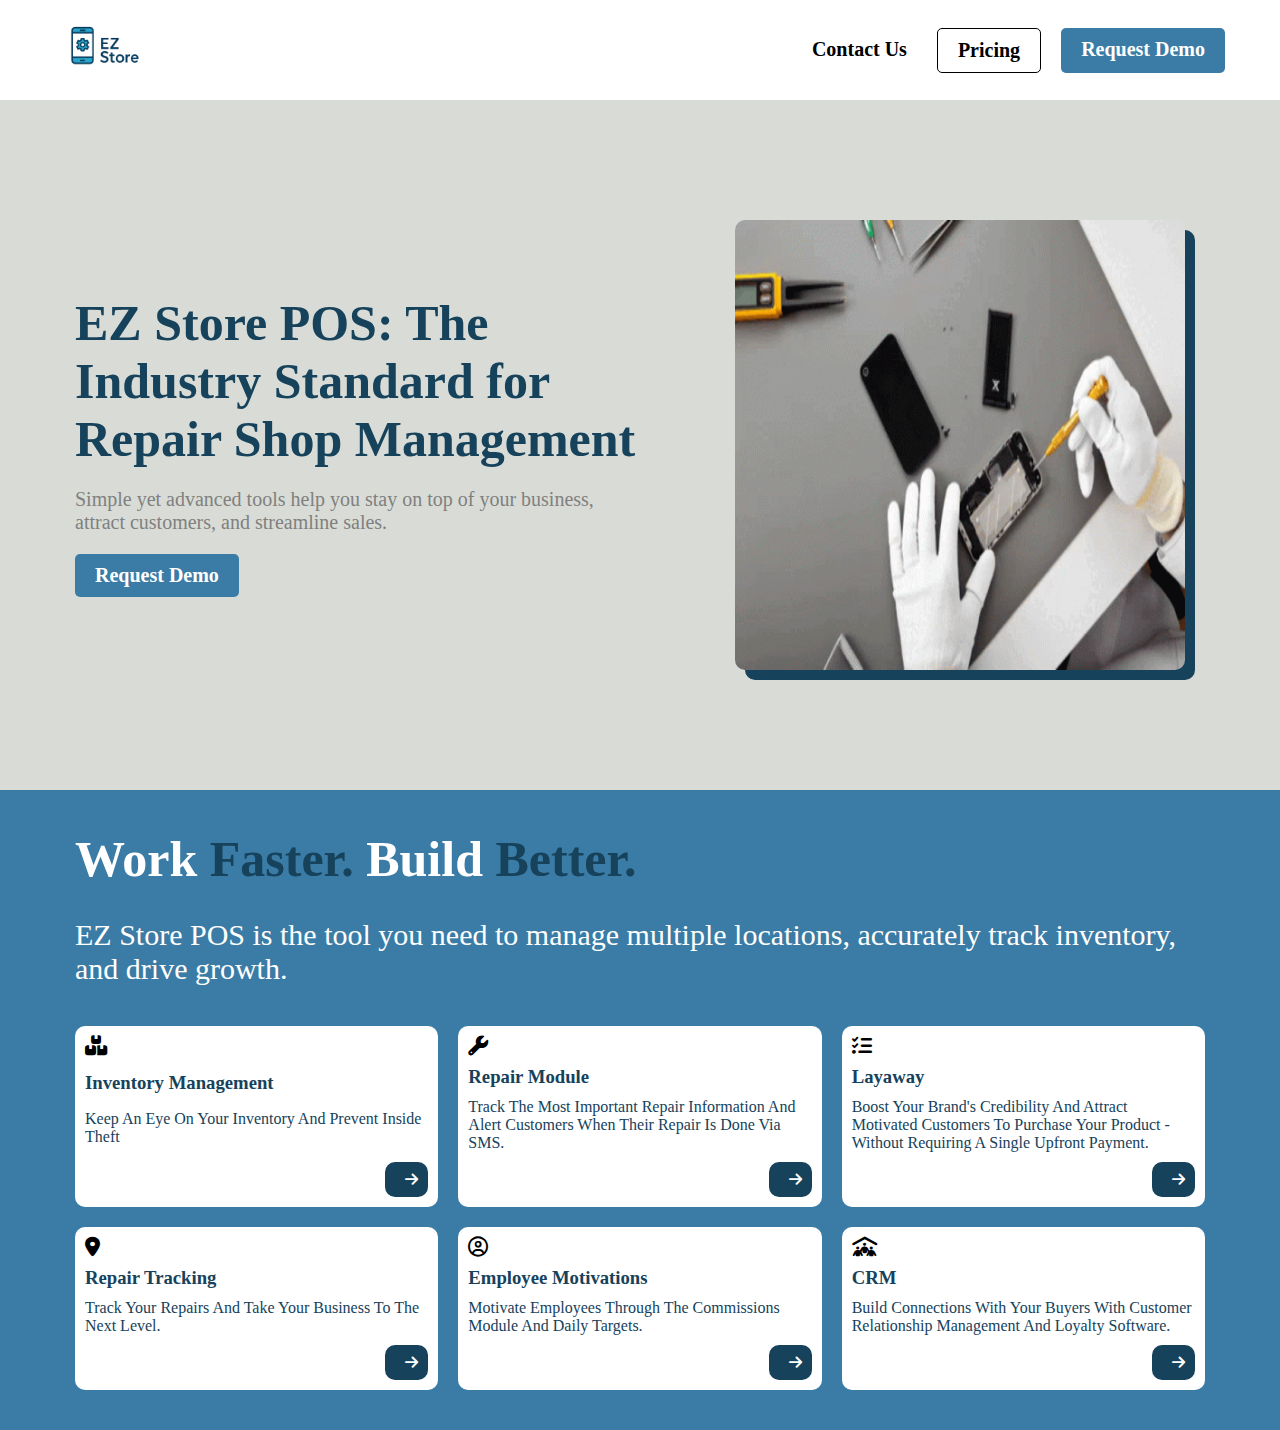
<file: index.html>
<!DOCTYPE html>
<html lang="en">
    <head>
        <meta charset="UTF-8">
        <meta name="viewport" content="width=device-width, initial-scale=1.0">
        <title>EZ Store</title>
        <link rel="stylesheet" href="https://cdnjs.cloudflare.com/ajax/libs/font-awesome/6.4.2/css/all.min.css">
        <link rel="stylesheet" href="styles/style.css">
        <style>
            nav .container .links{
                flex: 1;
            }
        </style>
    </head>
    <body>
        <!-- start nav -->
        <nav style="width: 100%;">
            <div class="container">
                <div class="logo">
                    <a href="index.html"><img src="images/EZ_Store_Logo_Transparent.png" alt=""></a>
                </div>
                <div class="links">
                    <ul>
                        <a href="pages/contactUs.html"><li>contact us</li></a>
                        <a href="pages/pricing.html"><li>pricing</li></a>
                        <a href="pages/requestDemo.html"><li>request demo</li></a>
                    </ul>
                </div>
            </div>
        </nav>
        <!-- end nav -->
        
        <!-- start landing -->
        <section class="landing-section">
            <div class="container">
                <div class="info">
                    <h1>EZ Store POS: The Industry Standard for Repair Shop Management</h1>
                    <p>Simple yet advanced tools help you stay on top of your business, attract customers, and streamline sales.</p>
                    <ul>
                        <a href="pages/requestDemo.html"><li>request demo</li></a>
                    </ul>
                </div>
                <div class="landing-img">
                    <img src="images/iphone-repair.gif" alt="">
                </div>
            </div>
        </section>
        <!-- end landing -->
        
        <!-- start features -->
        <div class="features">
            <div class="container">
                <div class="headings">
                    <h1>Work <span>faster.</span> Build <span>Better.</span></h1>
                    <p>EZ Store POS is the tool you need to manage multiple locations, accurately track inventory, and drive growth.</p>
                </div>
                <div class="features-wrapper">
                    <div class="feature-box">
                        <i class="fa-solid fa-boxes-stacked"></i>
                        <h3>inventory management</h3>
                        <p>keep an eye on your inventory and prevent inside theft</p>
                        <div class="link-icon">
                            <i class="fa-solid fa-arrow-right"></i>
                        </div>
                    </div>
                    <div class="feature-box">
                        <i class="fa-solid fa-wrench"></i>
                        <h3>repair module</h3>
                        <p>Track the most important repair information and alert customers when their repair is done via SMS.</p>
                        <div class="link-icon">
                            <i class="fa-solid fa-arrow-right"></i>
                        </div>
                    </div>
                    <div class="feature-box">
                        <i class="fa-solid fa-list-check"></i>
                        <h3>Layaway</h3>
                        <p>Boost your brand's credibility and attract motivated customers to purchase your product - without requiring a single upfront payment.</p>
                        <div class="link-icon">
                            <i class="fa-solid fa-arrow-right"></i>
                        </div>
                    </div>
                    <div class="feature-box">
                        <i class="fa-solid fa-location-dot"></i>
                        <h3>Repair Tracking</h3>
                        <p>Track your repairs and take your business to the next level.</p>
                        <div class="link-icon">
                            <i class="fa-solid fa-arrow-right"></i>
                        </div>
                    </div>
                    <div class="feature-box">
                        <i class="fa-regular fa-circle-user"></i>
                        <h3>Employee Motivations</h3>
                        <p>Motivate employees through the commissions module and daily targets.</p>
                        <div class="link-icon">
                            <i class="fa-solid fa-arrow-right"></i>
                        </div>
                    </div>
                    <div class="feature-box">
                        <i class="fa-solid fa-people-roof"></i>
                        <h3>CRM</h3>
                        <p>Build connections with your buyers with customer relationship management and loyalty software.</p>
                        <div class="link-icon">
                            <i class="fa-solid fa-arrow-right"></i>
                        </div>
                    </div>
                </div>
            </div>
        </div>
        <!-- end features -->
    </body>
</html>
</file>
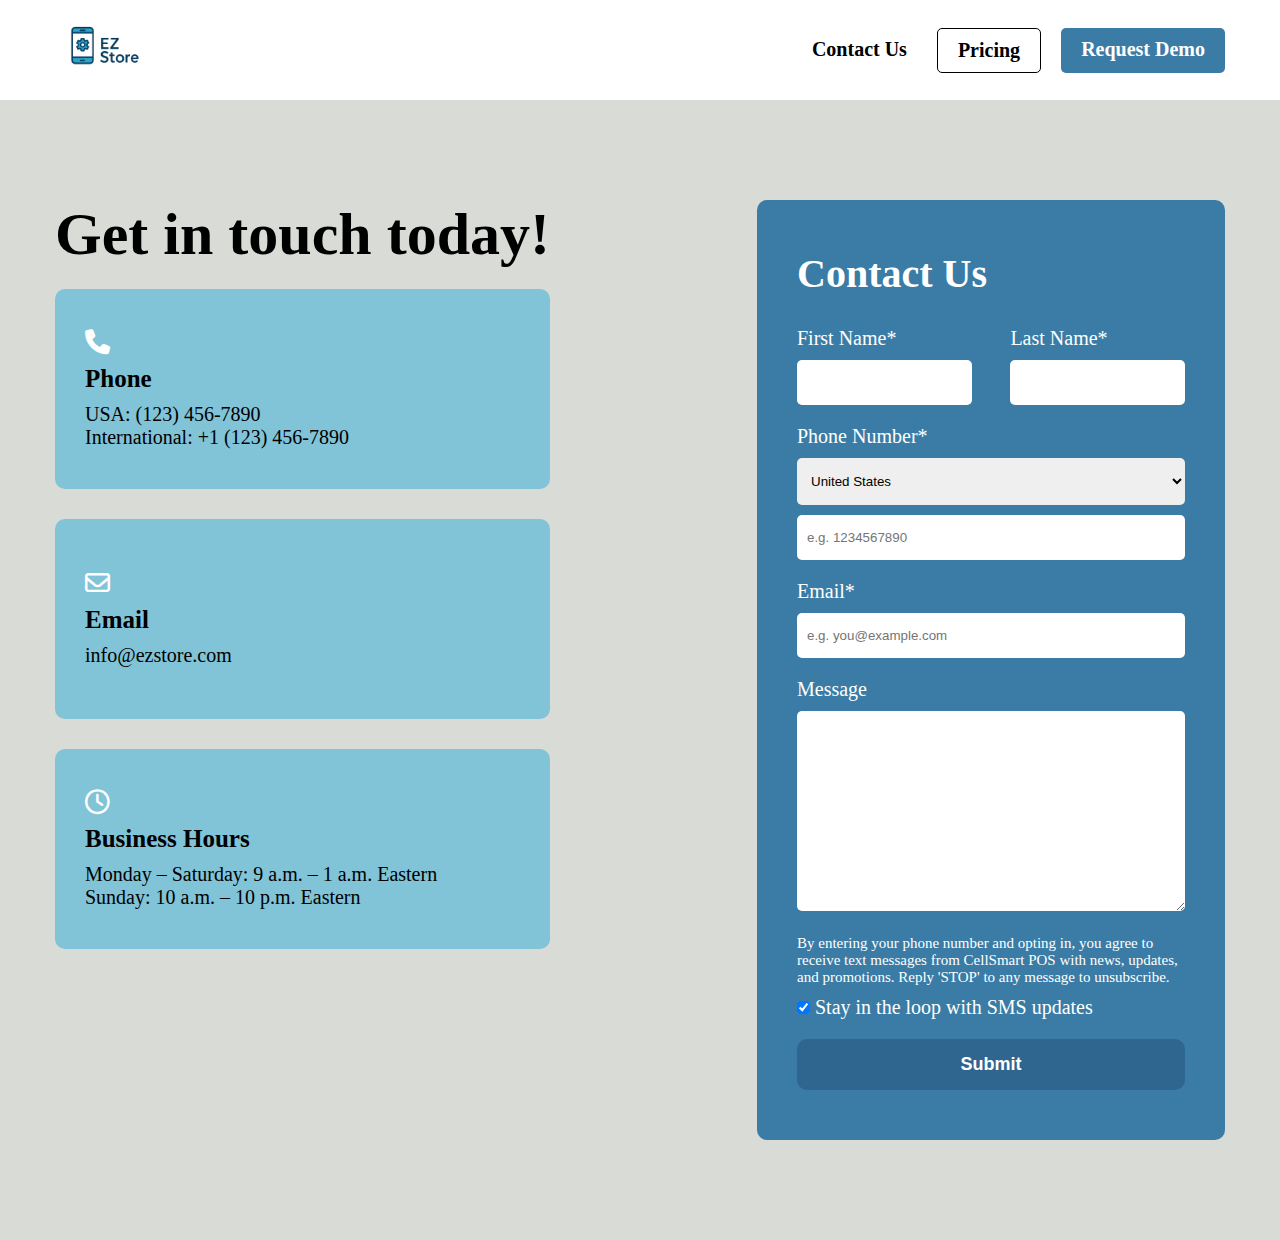
<file: pages/contactUs.html>
<!DOCTYPE html>
<html lang="en">
  <head>
    <meta charset="UTF-8" />
    <meta name="viewport" content="width=device-width, initial-scale=1.0" />
    <title>EZ Store</title>
    <link
      rel="stylesheet"
      href="https://cdnjs.cloudflare.com/ajax/libs/font-awesome/6.4.2/css/all.min.css"
    />
    <link rel="stylesheet" href="../styles/style.css" />
    <link rel="stylesheet" href="../styles/contactUs.css" />
    <style>
      nav .container .links {
        flex: 1;
      }
    </style>
  </head>
  <body>
    <!-- start nav -->
    <nav style="width: 100%">
      <div class="container">
        <div class="logo">
          <a href="../index.html"
            ><img src="../images/EZ_Store_Logo_Transparent.png" alt=""
          /></a>
        </div>
        <div class="links">
          <ul>
            <a href="contactUs.html"><li>contact us</li></a>
            <a href="pricing.html"><li>pricing</li></a>
            <a href="requestDemo.html"><li>request demo</li></a>
          </ul>
        </div>
      </div>
    </nav>
    <!-- end nav -->
    <!-- start contact us -->
    <div class="container">
      <div class="contact-us">
        <div class="communications">
          <h1>Get in touch today!</h1>
          <div class="box">
            <i class="fa-solid fa-phone"></i>
            <h3>phone</h3>
            <div class="info">
              <p>USA: (123) 456-7890</p>
              <p>International: +1 (123) 456-7890</p>
            </div>
          </div>
          <div class="box">
            <i class="fa-regular fa-envelope"></i>
            <h3>email</h3>
            <div class="info">
              <p>info@ezstore.com</p>
            </div>
          </div>
          <div class="box">
            <i class="fa-regular fa-clock"></i>
            <h3>business hours</h3>
            <div class="info">
              <p>Monday – Saturday: 9 a.m. – 1 a.m. Eastern</p>
              <p>Sunday: 10 a.m. – 10 p.m. Eastern</p>
            </div>
          </div>
        </div>
        <div class="contact-us-form">
          <form>
            <h1>contact us</h1>
            <div class="full-name">
              <label>
                first name*
                <input type="text" required />
              </label>
              <label>
                last name*
                <input type="text" required />
              </label>
            </div>
            <div class="phone">
              <label>phone number*</label>
              <select id="country" name="country">
                <option value="" disabled>Select a country</option>
                <option value="us" selected>United States</option>
                <option value="ca">Canada</option>
                <option value="uk">United Kingdom</option>
                <option value="au">Australia</option>
                <option value="de">Germany</option>
                <option value="fr">France</option>
                <option value="it">Italy</option>
                <option value="jp">Japan</option>
                <option value="cn">China</option>
                <option value="in">India</option>
                <option value="br">Brazil</option>
                <option value="za">South Africa</option>
                <option value="ng">Nigeria</option>
              </select>
              <input
                type="tel"
                placeholder="e.g. 1234567890"
                pattern="[0-9]{10}"
              />
            </div>
            <div class="email">
              <label>
                email*
                <input
                  type="email"
                  placeholder="e.g. you@example.com"
                  required
                />
              </label>
            </div>
            <div class="message">
              <label> message </label>
              <textarea></textarea>
            </div>
            <div class="term-and-conditions">
              <p>
                By entering your phone number and opting in, you agree to
                receive text messages from CellSmart POS with news, updates, and
                promotions. Reply 'STOP' to any message to unsubscribe.
              </p>
              <label>
                <input type="checkbox" checked />
                Stay in the loop with SMS updates
              </label>
            </div>
            <input class="submit" type="button" value="Submit" />
          </form>
        </div>
      </div>
    </div>
    <!-- end contact us -->
  </body>
</html>
</file>
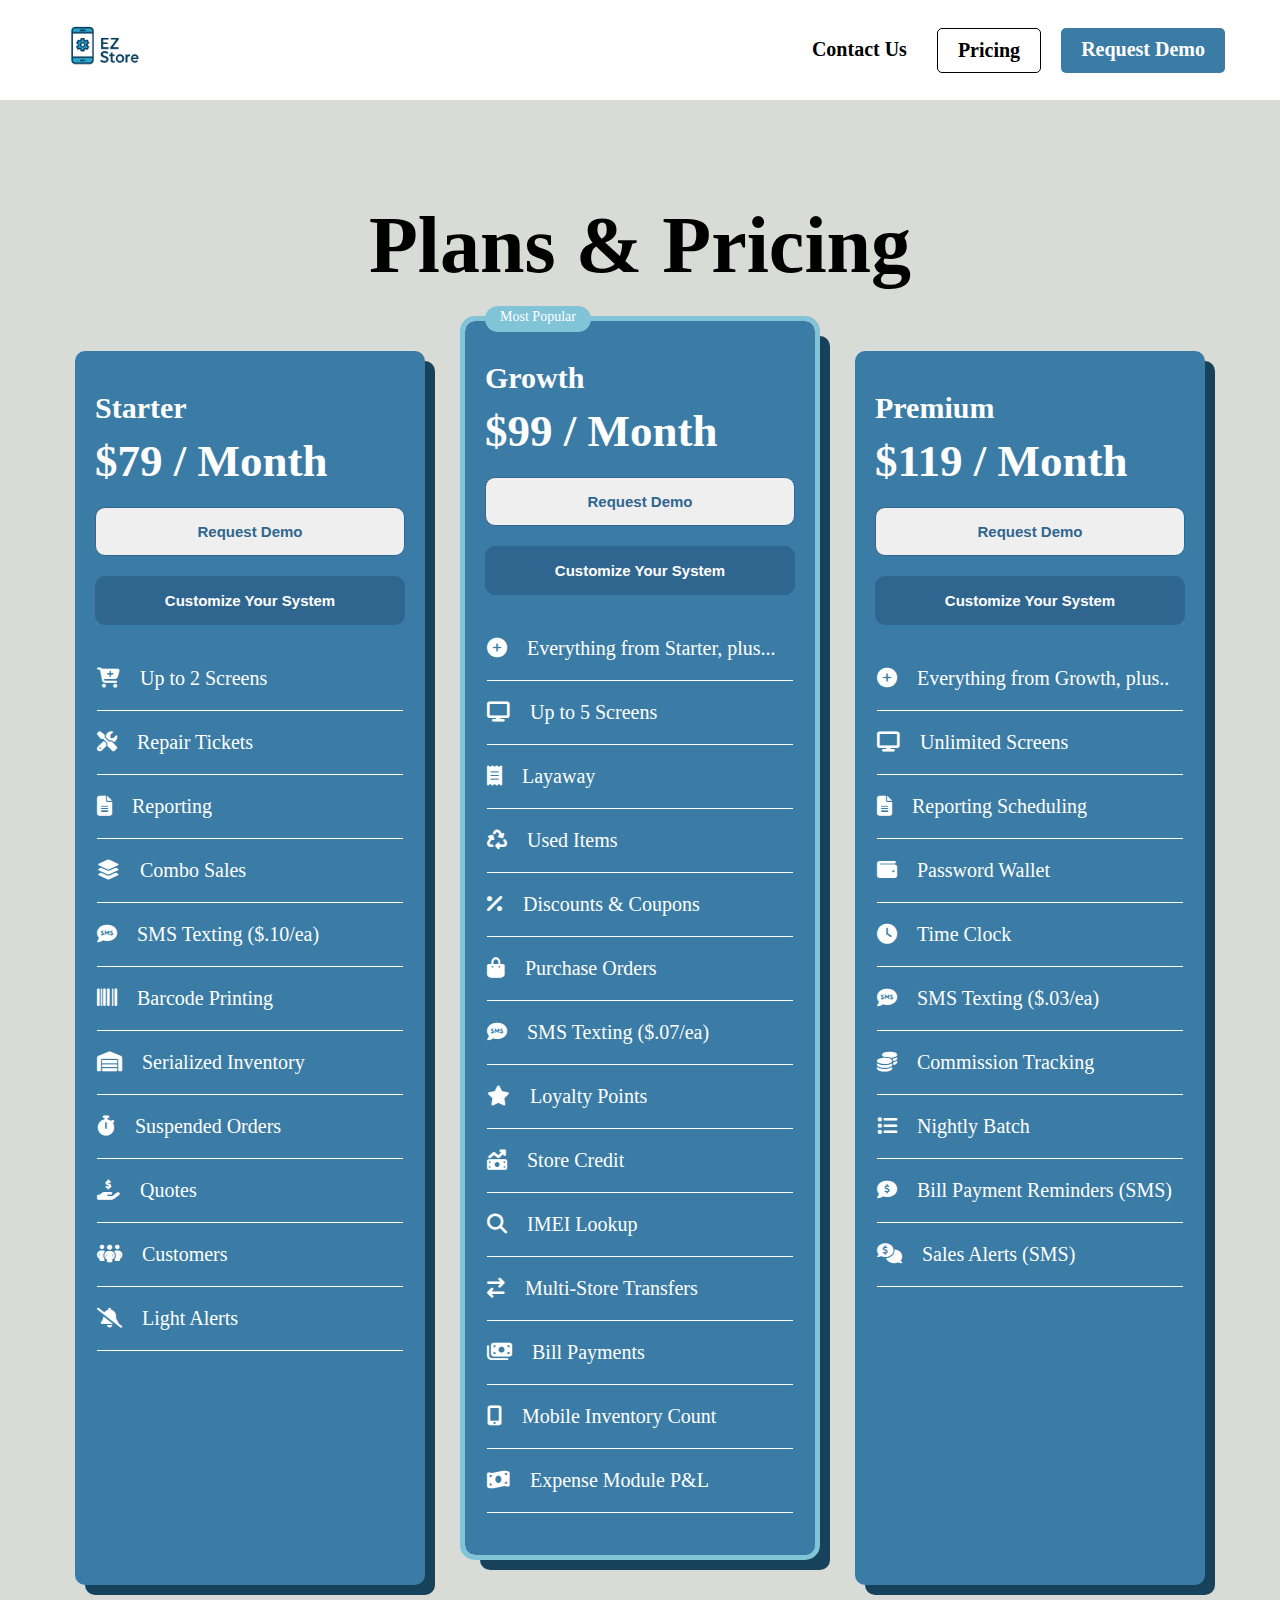
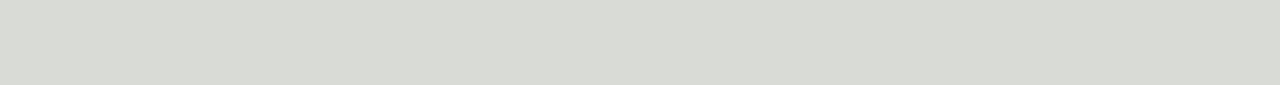
<file: pages/pricing.html>
<!DOCTYPE html>
<html lang="en">
  <head>
    <meta charset="UTF-8" />
    <meta name="viewport" content="width=device-width, initial-scale=1.0" />
    <title>EZ Store</title>
    <link
      rel="stylesheet"
      href="https://cdnjs.cloudflare.com/ajax/libs/font-awesome/6.4.2/css/all.min.css"
    />
    <link rel="stylesheet" href="../styles/style.css" />
    <link rel="stylesheet" href="../styles/pricing.css" />
    <style>
      nav .container .links {
        flex: 1;
      }
    </style>
  </head>
  <body>
    <!-- start nav -->
    <nav style="width: 100%">
      <div class="container">
        <div class="logo">
          <a href="../index.html">
            <img src="../images/EZ_Store_Logo_Transparent.png" alt="" />
          </a>
        </div>
        <div class="links">
          <ul>
            <a href="contactUs.html"><li>contact us</li></a>
            <a href="pricing.html"><li>pricing</li></a>
            <a href="requestDemo.html"><li>request demo</li></a>
          </ul>
        </div>
      </div>
    </nav>
    <!-- end nav -->
    <!-- start pricing -->
    <div class="container">
      <div class="prices">
        <h1>Plans & Pricing</h1>
        <div class="plans-box">
          <div class="plan">
            <h3>Starter</h3>
            <h2>$79 / Month</h2>
            <div class="links">
              <button>request demo</button>
              <button>customize your system</button>
            </div>
            <table>
              <tbody>
                <tr>
                  <td><i class="fa-solid fa-cart-plus"></i></td>
                  <td>Up to 2 Screens</td>
                </tr>
                <tr>
                  <td><i class="fa-solid fa-screwdriver-wrench"></i></td>
                  <td>Repair Tickets</td>
                </tr>
                <tr>
                  <td><i class="fa-solid fa-file-lines"></i></td>
                  <td>Reporting</td>
                </tr>
                <tr>
                  <td><i class="fa-solid fa-layer-group"></i></td>
                  <td>Combo Sales</td>
                </tr>
                <tr>
                  <td><i class="fa-solid fa-comment-sms"></i></td>
                  <td>SMS Texting ($.10/ea)</td>
                </tr>
                <tr>
                  <td><i class="fa-solid fa-barcode"></i></td>
                  <td>Barcode Printing</td>
                </tr>
                <tr>
                  <td><i class="fa-solid fa-warehouse"></i></td>
                  <td>Serialized Inventory</td>
                </tr>
                <tr>
                  <td><i class="fa-solid fa-stopwatch"></i></td>
                  <td>Suspended Orders</td>
                </tr>
                <tr>
                  <td><i class="fa-solid fa-hand-holding-dollar"></i></td>
                  <td>Quotes</td>
                </tr>
                <tr>
                  <td><i class="fa-solid fa-people-group"></i></td>
                  <td>Customers</td>
                </tr>
                <tr>
                  <td><i class="fa-solid fa-bell-slash"></i></td>
                  <td>Light Alerts</td>
                </tr>
              </tbody>
            </table>
          </div>
          <div class="plan">
            <h3>Growth</h3>
            <h2>$99 / Month</h2>
            <div class="links">
              <button>request demo</button>
              <button>customize your system</button>
            </div>
            <table>
              <tbody>
                <tr>
                  <td><i class="fa-solid fa-circle-plus"></i></td>
                  <td>Everything from Starter, plus...</td>
                </tr>
                <tr>
                  <td><i class="fa-solid fa-display"></i></td>
                  <td>Up to 5 Screens</td>
                </tr>
                <tr>
                  <td><i class="fa-solid fa-receipt"></i></td>
                  <td>Layaway</td>
                </tr>
                <tr>
                  <td><i class="fa-solid fa-recycle"></i></td>
                  <td>Used Items</td>
                </tr>
                <tr>
                  <td><i class="fa-solid fa-percent"></i></td>
                  <td>Discounts & Coupons</td>
                </tr>
                <tr>
                  <td><i class="fa-solid fa-bag-shopping"></i></td>
                  <td>Purchase Orders</td>
                </tr>
                <tr>
                  <td><i class="fa-solid fa-comment-sms"></i></td>
                  <td>SMS Texting ($.07/ea)</td>
                </tr>
                <tr>
                  <td><i class="fa-solid fa-star"></i></td>
                  <td>Loyalty Points</td>
                </tr>
                <tr>
                  <td><i class="fa-solid fa-money-bill-trend-up"></i></td>
                  <td>Store Credit</td>
                </tr>
                <tr>
                  <td><i class="fa-solid fa-magnifying-glass"></i></td>
                  <td>IMEI Lookup</td>
                </tr>
                <tr>
                  <td><i class="fa-solid fa-arrow-right-arrow-left"></i></td>
                  <td>Multi-Store Transfers</td>
                </tr>
                <tr>
                  <td><i class="fa-solid fa-money-bills"></i></td>
                  <td>Bill Payments</td>
                </tr>
                <tr>
                  <td><i class="fa-solid fa-mobile-screen-button"></i></td>
                  <td>Mobile Inventory Count</td>
                </tr>
                <tr>
                  <td><i class="fa-solid fa-money-bill-wave"></i></td>
                  <td>Expense Module P&amp;L</td>
                </tr>
              </tbody>
            </table>
          </div>
          <div class="plan">
            <h3>Premium</h3>
            <h2>$119 / Month</h2>
            <div class="links">
              <button>request demo</button>
              <button>customize your system</button>
            </div>
            <table>
              <tbody>
                <tr>
                  <td><i class="fa-solid fa-circle-plus"></i></td>
                  <td>Everything from Growth, plus..</td>
                </tr>
                <tr>
                  <td><i class="fa-solid fa-display"></i></td>
                  <td>Unlimited Screens</td>
                </tr>
                <tr>
                  <td><i class="fa-solid fa-file-lines"></i></td>
                  <td>Reporting Scheduling</td>
                </tr>
                <tr>
                  <td><i class="fa-solid fa-wallet"></i></td>
                  <td>Password Wallet</td>
                </tr>
                <tr>
                  <td><i class="fa-solid fa-clock"></i></td>
                  <td>Time Clock</td>
                </tr>
                <tr>
                  <td><i class="fa-solid fa-comment-sms"></i></td>
                  <td>SMS Texting ($.03/ea)</td>
                </tr>
                <tr>
                  <td><i class="fa-solid fa-coins"></i></td>
                  <td>Commission Tracking</td>
                </tr>
                <tr>
                  <td><i class="fa-solid fa-list"></i></td>
                  <td>Nightly Batch</td>
                </tr>
                <tr>
                  <td><i class="fa-solid fa-comment-dollar"></i></td>
                  <td>Bill Payment Reminders (SMS)</td>
                </tr>
                <tr>
                  <td><i class="fa-solid fa-comments-dollar"></i></td>
                  <td>Sales Alerts (SMS)</td>
                </tr>
              </tbody>
            </table>
          </div>
        </div>
      </div>
    </div>
    <!-- end pricing -->
  </body>
</html>
</file>
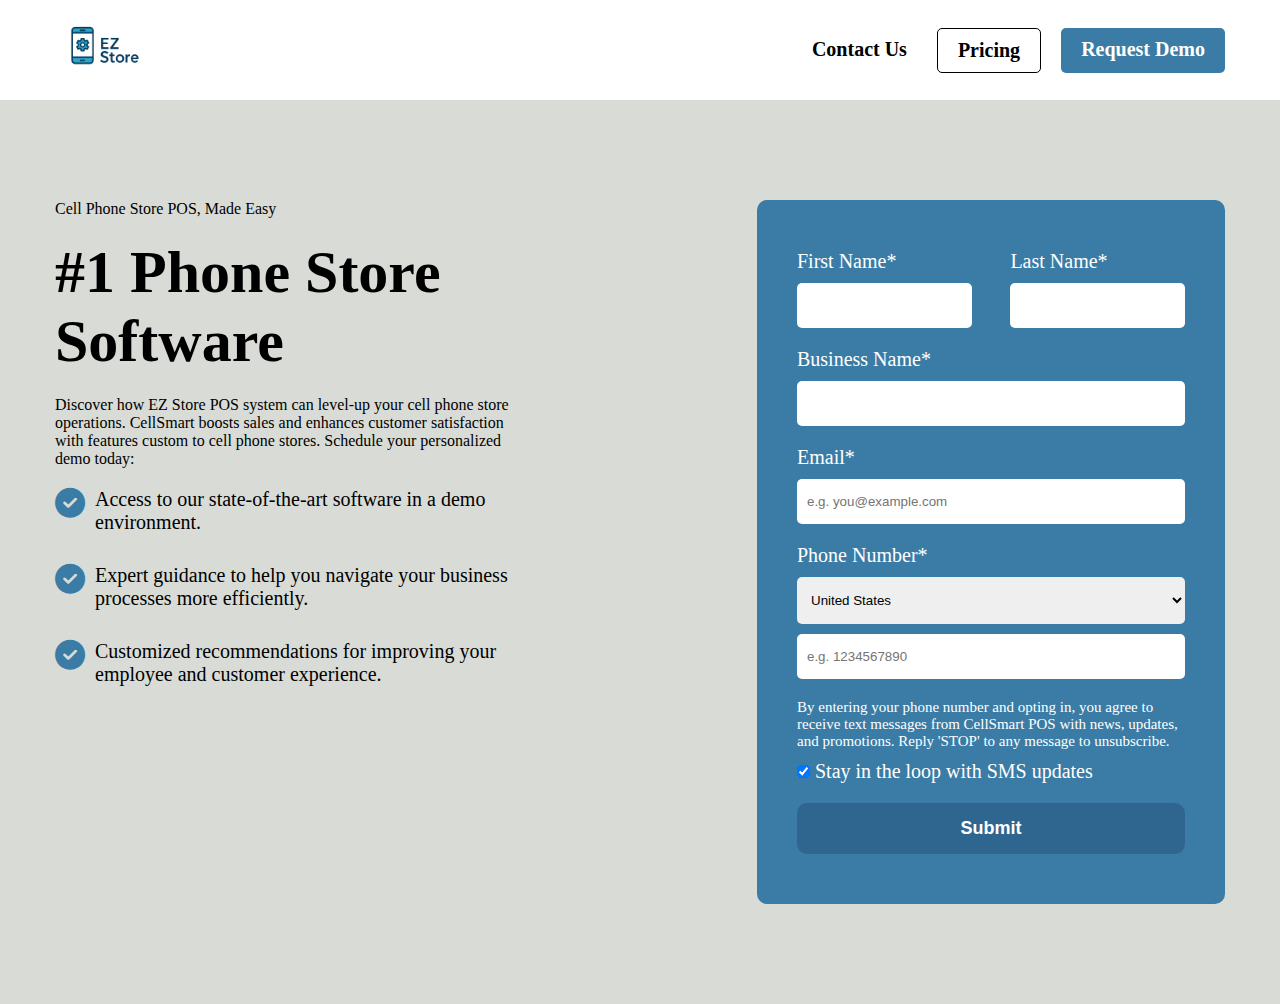
<file: pages/requestDemo.html>
<!DOCTYPE html>
<html lang="en">
  <head>
    <meta charset="UTF-8" />
    <meta name="viewport" content="width=device-width, initial-scale=1.0" />
    <title>EZ Store</title>
    <link
      rel="stylesheet"
      href="https://cdnjs.cloudflare.com/ajax/libs/font-awesome/6.4.2/css/all.min.css"
    />
    <link rel="stylesheet" href="../styles/style.css" />
    <link rel="stylesheet" href="../styles/requestDemo.css" />
    <style>
      nav .container .links {
        flex: 1;
      }
    </style>
  </head>
  <body>
    <!-- start nav -->
    <nav style="width: 100%">
      <div class="container">
        <div class="logo">
          <a href="../index.html"
            ><img src="../images/EZ_Store_Logo_Transparent.png" alt=""
          /></a>
        </div>
        <div class="links">
          <ul>
            <a href="contactUs.html"><li>contact us</li></a>
            <a href="pricing.html"><li>pricing</li></a>
            <a href="requestDemo.html"><li>request demo</li></a>
          </ul>
        </div>
      </div>
    </nav>
    <!-- end nav -->
    <!-- start request demo -->
    <div class="container">
      <div class="request-demo">
        <div class="about">
          <p>Cell Phone Store POS, Made Easy</p>
          <h1>#1 Phone Store Software</h1>
          <p>
            Discover how EZ Store POS system can level-up your cell phone store
            operations. CellSmart boosts sales and enhances customer
            satisfaction with features custom to cell phone stores. Schedule
            your personalized demo today:
          </p>
          <div class="info">
            <div class="box">
              <i class="fa-solid fa-circle-check"></i>
              <p>
                Access to our state-of-the-art software in a demo environment.
              </p>
            </div>
            <div class="box">
              <i class="fa-solid fa-circle-check"></i>
              <p>
                Expert guidance to help you navigate your business processes
                more efficiently.
              </p>
            </div>
            <div class="box">
              <i class="fa-solid fa-circle-check"></i>
              <p>
                Customized recommendations for improving your employee and
                customer experience.
              </p>
            </div>
          </div>
        </div>
        <div class="request-demo-form">
          <form>
            <div class="full-name">
              <label>
                first name*
                <input type="text" required />
              </label>
              <label>
                last name*
                <input type="text" required />
              </label>
            </div>
            <div class="business-name">
              <label>
                business name*
                <input type="text" />
              </label>
            </div>
            <div class="email">
              <label>
                email*
                <input
                  type="email"
                  placeholder="e.g. you@example.com"
                  required
                />
              </label>
            </div>
            <div class="phone">
              <label>phone number*</label>
              <select id="country" name="country">
                <option value="" disabled>Select a country</option>
                <option value="us" selected>United States</option>
                <option value="ca">Canada</option>
                <option value="uk">United Kingdom</option>
                <option value="au">Australia</option>
                <option value="de">Germany</option>
                <option value="fr">France</option>
                <option value="it">Italy</option>
                <option value="jp">Japan</option>
                <option value="cn">China</option>
                <option value="in">India</option>
                <option value="br">Brazil</option>
                <option value="za">South Africa</option>
                <option value="ng">Nigeria</option>
              </select>
              <input
                type="tel"
                placeholder="e.g. 1234567890"
                pattern="[0-9]{10}"
              />
            </div>
            <div class="term-and-conditions">
              <p>
                By entering your phone number and opting in, you agree to
                receive text messages from CellSmart POS with news, updates, and
                promotions. Reply 'STOP' to any message to unsubscribe.
              </p>
              <label>
                <input type="checkbox" checked />
                Stay in the loop with SMS updates
              </label>
            </div>
            <input class="submit" type="button" value="Submit" />
          </form>
        </div>
      </div>
    </div>
    <!-- end request demo -->
  </body>
</html>
</file>
<file: styles/style.css>
* {
    margin: 0;
    padding: 0;
    box-sizing: border-box;
}
/* start global rules */
ul {
    list-style: none;
    text-transform: capitalize;
}
/* Small */
@media (min-width: 768px) {
    .container {
        width: 750px;
    }
}
/* Medium */
@media (min-width: 992px) {
    .container {
        width: 970px;
    }
}
/* Large */
@media (min-width: 1200px) {
    .container {
        width: 1170px;
    }
}
/* End Global Rules */
/* start nav */
nav {
    color: black;
    background-color: white;
    z-index: 100;
}
nav .container {
    margin: auto;
    display: flex;
    align-items: center;
    padding: 10px 0;
}
@media (max-width: 768px) {
    nav .container {
        flex-direction: column;
        padding-bottom: 20px;
        padding-top: 0px;
    }
}
nav .container .logo{
    display: flex;
    align-items: center;
    width: 100px;
    height: 80px;
}
nav .container .logo img{
    width: 100%;
}
nav .container .links ul{
    list-style: none;
    display: flex;
    justify-content: end;
    gap: 20px;
}
nav .container .links ul a{
    color: black;
    text-decoration: none;
    padding: 10px 20px;
    border-radius: 5px;
    font-size: 20px;
    font-weight: bold;
}
@media (max-width: 480px) {
    nav .container .links ul a{
    font-size: 15px;
}
}
nav .container .links ul a:first-child{
    padding: 10px;
    font-weight: bold;
}
nav .container .links ul a:first-child:hover{
    color: #3a7ca5;
}
nav .container .links ul a:nth-child(2){
    border: 1px solid black;
}
nav .container .links ul a:nth-child(2):hover{
    color: white;
    background-color: #3a7ca5;
    border: 1px solid #3a7ca5;
}
nav .container .links ul a:last-child{
    background-color: #3a7ca5;
    color: white;
}
nav .container .links ul a:last-child:hover{
    background-color: #16425b;
}
/* end nav */
/* start landing section */
.landing-section {
    width: 100%;
    background-color: #d9dcd6;
}
.landing-section .container{
    margin: auto;
    display: flex;
    padding: 20px;
    justify-content: space-between;
    align-items: center;
}
@media (max-width: 991px) {
    .landing-section .container{
        flex-wrap: wrap;
    }
}
.landing-section .container .info{
    width: 50%;
    height: 100%;
    display: flex;
    flex-direction: column;
    justify-content: space-around;
}
@media (max-width: 991px) {
    .landing-section .container .info{
        flex: 1;
        margin-top: 20px;
    }
}
.landing-section .container .info h1{
    font-size: 50px;
    color: #16425b;
}
@media (max-width: 768px) {
    .landing-section .container .info h1{
        font-size: 35px;
    }
}
.landing-section .container .info p{
    font-size: 20px;
    color: gray;
    margin: 20px 0;
}
.landing-section .container .info ul a{
    text-decoration: none;
    color: white;
    background-color: #3a7ca5;
    font-size: 20px;
    font-weight: bold;
    padding: 10px 20px;
    display: block;
    width: fit-content;
    border-radius: 5px;
}
.landing-section .container .info ul a:hover{
    background-color: #16425b;
}
@media (max-width: 480px) {
    .landing-section .container .info ul a{
        font-size: 15px;
    }
}
.landing-section .container .landing-img{
    width: 450px;
    height: 450px;
    margin: 100px 20px;
    position: relative;
    z-index: 1;
}
.landing-section .container .landing-img::after{
    content: "";
    position: absolute;
    width: 100%;
    height: 100%;
    background-color: #16425b;
    right: -10px;
    bottom: -10px;
    border-radius: 10px;
    z-index: -1;
}
@media (max-width: 991px) {
    .landing-section .container .landing-img{
        margin: 30px 0px;
        width: 100%;
        height: 550px;
    }
    .landing-section .container .landing-img::after{
        width: calc(100% - 20px);
        height: calc(100% - 20px);
        right: -10px;
        bottom: -10px;
    }
}
@media (max-width: 768px) {
    .landing-section .container .landing-img{
        margin: 30px 0px;
        width: calc(100% - 10px);
        height: 550px;
    }
}
@media (max-width: 480px) {
    .landing-section .container .landing-img{
        margin: 30px 0px;
        width: calc(100% - 10px);
        height: 450px;
    }
}
.landing-section .container .landing-img img{
    width: 100%;
    height: 100%;
    border-radius: 10px;
    position: relative;
}
/* end landing section */
/* start features */
.features {
    background-color: #3a7ca5;
}
.features .container{
    margin: auto;
    padding: 40px 20px;
}
.features .container .headings{
    color: white;
}
.features .container .headings h1{
    font-size: 50px;
    text-transform: capitalize;
}
.features .container .headings h1 span{
    color: #16425b;
}
.features .container .headings p{
    font-size: 30px;
    margin: 30px 0;
}
@media (max-width: 480px) {
    .features .container .headings p{
        font-size: 20px;
    }
}
.features .container .features-wrapper{
    display: grid;
    gap: 20px;
    grid-template-columns: repeat(3, minmax(200px, 1fr));
    margin-top: 40px;
}
@media (max-width: 991px) {
    .features .container .features-wrapper {
        grid-template-columns: repeat(2, 1fr);
    }
}
@media (max-width: 480px) {
    .features .container .features-wrapper {
        margin: auto;
        grid-template-columns: 1fr;
    }
}
.features .container .features-wrapper .feature-box {
    background: white;
    display: flex;
    flex-direction: column;
    justify-content: space-between;
    padding: 10px;
    border-radius: 10px;
    color: #16425b;
}
.features .container .features-wrapper .feature-box i {
    font-size: 20px;
    margin-bottom: 10px;
    color: black;
}
.features .container .features-wrapper .feature-box h3{
    text-transform: capitalize;
    margin-bottom: 10px;
}
.features .container .features-wrapper .feature-box p{
    text-transform: capitalize;
    margin-bottom: 10px;
}
.features .container .features-wrapper .feature-box .link-icon{
    background-color: #16425b;
    padding: 10px;
    padding-left: 20px;
    border-radius: 10px;
    display: flex;
    justify-content: center;
    align-items: center;
    margin-left: auto;
    width: fit-content;
    height: fit-content;
}
.features .container .features-wrapper .feature-box .link-icon:hover{
    background-color: #81c3d7;
}
.features .container .features-wrapper .feature-box .link-icon i{
    color: white;
    font-size: 15px;
    margin: 0;
}
/* end features */
</file>
<file: styles/contactUs.css>
* {
    margin: 0;
    padding: 0;
    box-sizing: border-box;
}
body {
    background-color: #d9dcd6;
}
input:focus {
    outline: none;
}
/* start global rules */
/* Small */
@media (min-width: 768px) {
    .container {
        width: 750px;
    }
}
/* Medium */
@media (min-width: 992px) {
    .container {
        width: 970px;
    }
}
/* Large */
@media (min-width: 1200px) {
    .container {
        width: 1170px;
    }
}
/* End Global Rules */
/* start contact us */
.container{
    margin: auto;
}
.container .contact-us{
    display: flex;
    justify-content: space-between;
    padding: 100px 0;
}
@media (max-width: 991px) {
    .container .contact-us{
        padding: 50px 20px;
        flex-flow: column;
        gap: 30px;
    }
}
.container .contact-us .communications h1{
    font-size: 60px;
    margin-bottom: 20px;
}
.container .contact-us .communications .box{
    display: flex;
    flex-flow: column;
    justify-content: center;
    height: 200px;
    background-color: #81c3d7;
    padding: 30px;
    border-radius: 10px;
}
.container .contact-us .communications .box:not(:last-child){
    margin-bottom: 30px;
}
.container .contact-us .communications .box i{
    color: white;
    font-size: 25px;
    margin-bottom: 10px;
}
.container .contact-us .communications .box h3{
    text-transform: capitalize;
    font-size: 25px;
    margin-bottom: 10px;
}
.container .contact-us .communications .box .info{
    font-size: 20px;
}
.container .contact-us .contact-us-form {
    width: 40%;
    color: white;
}
@media (max-width: 991px) {
    .container .contact-us .contact-us-form {
        width: 100%;
        color: white;
    }
}
.container .contact-us .contact-us-form form{
    width: 100%;
    background-color: #3a7ca5;
    padding: 50px 40px;
    border-radius: 10px;
}
.container .contact-us .contact-us-form form h1{
    font-size: 40px;
    text-transform: capitalize;
    margin-bottom: 30px;
}
.container .contact-us .contact-us-form form .full-name{
    display: flex;
    justify-content: space-between;
    margin-bottom: 20px;
}
@media (max-width: 480px) {
    .container .contact-us .contact-us-form form .full-name{
        flex-flow: column;
        gap: 20px;
    }
}
.container .contact-us .contact-us-form form .full-name label{
    display: flex;
    flex-flow: column;
    width: 45%;
    text-transform: capitalize;
    font-size: 20px;
}
@media (max-width: 480px) {
    .container .contact-us .contact-us-form form .full-name label{
        width: 100%;
    }
}
.container .contact-us .contact-us-form form .full-name label input{
    padding: 15px 20px;
    border-radius: 5px;
    border: none;
    margin-top: 10px;
}
.container .contact-us .contact-us-form form .phone{
    display: flex;
    flex-flow: column;
}
.container .contact-us .contact-us-form form .phone label{
    text-transform: capitalize;
    font-size: 20px;
}
.container .contact-us .contact-us-form form .phone select{
    padding: 15px 10px;
    border: none;
    border-radius: 5px;
    margin: 10px 0;
}
.container .contact-us .contact-us-form form .phone input{
    padding: 15px 10px;
    border: none;
    border-radius: 5px;
}
.container .contact-us .contact-us-form form .email{
    margin: 20px 0;
}
.container .contact-us .contact-us-form form .email label{
    display: flex;
    flex-flow: column;
    text-transform: capitalize;
    font-size: 20px;
}
.container .contact-us .contact-us-form form .email label input{
    padding: 15px 10px;
    border: none;
    border-radius: 5px;
    margin-top: 10px;
}
.container .contact-us .contact-us-form form .message{
    margin: 20px 0;
}
.container .contact-us .contact-us-form form .message label{
    display: flex;
    flex-flow: column;
    text-transform: capitalize;
    font-size: 20px;
}
.container .contact-us .contact-us-form form .message textarea{
    width: 100%;
    height: 200px;
    padding: 15px 10px;
    border: none;
    border-radius: 5px;
    margin-top: 10px;
}
.container .contact-us .contact-us-form form .message textarea:focus{
    outline: none;
}
.container .contact-us .contact-us-form form .term-and-conditions{
    margin: 20px 0;
}
.container .contact-us .contact-us-form form .term-and-conditions p{
    font-size: 15px;
    margin: 10px 0;
}
.container .contact-us .contact-us-form form .term-and-conditions label{
    cursor: pointer;
    font-size: 20px;
}
.container .contact-us .contact-us-form form .submit{
    font-size: 18px;
    font-weight: bold;
    width: 100%;
    padding: 15px 0;
    border-radius: 10px;
    border: 0;
    background-color: #2f6690;
    color: white;
    cursor: pointer;
}
.container .contact-us .contact-us-form form .submit:hover{
    background-color: #184e77;
}
/* end contact us */
</file>
<file: styles/pricing.css>
* {
    margin: 0;
    padding: 0;
    box-sizing: border-box;
}
body {
    background-color: #d9dcd6;
}
input:focus {
    outline: none;
}
/* start global rules */
/* Small */
@media (min-width: 768px) {
    .container {
        width: 750px;
    }
}
/* Medium */
@media (min-width: 992px) {
    .container {
        width: 970px;
    }
}
/* Large */
@media (min-width: 1200px) {
    .container {
        width: 1170px;
    }
}
/* End Global Rules */
/* start pricing */
.container{
    margin: auto;
}
.container .prices{
    display: flex;
    flex-flow: column;
    width: 100%;
    align-items: center;
    padding: 100px 20px;
}
@media (max-width: 768px) {
    .container .prices{
        padding: 80px 20px;
    }
}
@media (max-width: 480px) {
    .container .prices{
        padding: 60px 20px;
    }
}
.container .prices h1{
    font-size: 80px;
    margin-bottom: 60px;
}
@media (max-width: 768px) {
    .container .prices h1{
        font-size: 60px;
    }
}
@media (max-width: 480px) {
    .container .prices h1{
        font-size: 40px;
    }
}
.container .prices .plans-box{
    display: flex;
    flex-wrap: wrap;
    gap: 40px;
    width: 100%;
    position: relative;
}
@media (max-width: 991px) {
    .container .prices .plans-box{
        display: flex;
        flex-flow: column;
        width: 100%;
    }
}
.container .prices .plans-box .plan {
    padding: 40px 20px;
    background-color: #3a7ca5;
    flex: 1;
    border-radius: 10px;
    color: white;
    position: relative;
}
@media (max-width: 991px) {
    .container .prices .plans-box .plan {
        margin-bottom: 40px;
    }
}
.container .prices .plans-box .plan::after {
    content: "";
    width: 100%;
    height: 100%;
    background-color: #16425b;
    display: block;
    position: absolute;
    right: -10px;
    top: 10px;
    z-index: -1;
    border-radius: 10px;
}
.container .prices .plans-box .plan:nth-child(2) {
    outline: 5px solid #81c3d7;
    top: -30px;
    position: relative;
}
@media (max-width: 991px) {
    .container .prices .plans-box .plan:nth-child(2) {
        outline: 5px solid #81c3d7;
        top: 0;
        position: relative;
    }
}
.container .prices .plans-box .plan:nth-child(2)::before {
    content: "most popular";
    width: 100px;
    height: 20px;
    text-align: center;
    border-radius: 20px;
    text-transform: capitalize;
    background-color: #81c3d7;
    font-size: 14px;
    padding: 3px;
    display: block;
    position: absolute;
    top: -15px;
}
.container .prices .plans-box .plan:nth-child(2)::after {
    right: -15px;
    top: 15px;
}
.container .prices .plans-box .plan h3{
    font-size: 30px;
}
.container .prices .plans-box .plan h2{
    font-size: 45px;
    margin-bottom: 20px;
    margin-top: 10px;
}
.container .prices .plans-box .plan .links{
    display: flex;
    flex-flow: column;
}
.container .prices .plans-box .plan .links button{
    padding: 15px 0;
    text-transform: capitalize;
    border-radius: 10px;
    margin-bottom: 20px;
    font-size: 15px;
    font-weight: bold;
}
.container .prices .plans-box .plan .links button:first-child{
    border: 1px solid #2f6690;
    color: #2f6690;
}
.container .prices .plans-box .plan .links button:first-child:hover{
    border: 1px solid #184e77;
    background-color: #184e77;
    color: white;
}
.container .prices .plans-box .plan .links button:last-child{
    color: white;
    border: 1px solid #2f6690;
    background-color: #2f6690;
}
.container .prices .plans-box .plan .links button:last-child:hover{
    border: 1px solid #184e77;
    background-color: #184e77;
}
.container .prices .plans-box .plan table {
    width: 100%;
}
.container .prices .plans-box .plan table tbody tr{
    display: flex;
    gap: 20px;
    font-size: 20px;
    padding: 20px 0;
    border-bottom: 1px solid white;
}
/* end pricing */
</file>
<file: styles/requestDemo.css>
* {
    margin: 0;
    padding: 0;
    box-sizing: border-box;
}
body {
    background-color: #d9dcd6;
}
input:focus {
    outline: none;
}
/* start global rules */
/* Small */
@media (min-width: 768px) {
    .container {
        width: 750px;
    }
}
/* Medium */
@media (min-width: 992px) {
    .container {
        width: 970px;
    }
}
/* Large */
@media (min-width: 1200px) {
    .container {
        width: 1170px;
    }
}
/* End Global Rules */
/* start request demo */
.container{
    margin: auto;
}
.container .request-demo{
    display: flex;
    justify-content: space-between;
    padding: 100px 0;
}
@media (max-width: 991px) {
    .container .request-demo{
        padding: 50px 20px;
        flex-flow: column;
        gap: 30px;
    }
}
.container .request-demo .about {
    width: 40%;
}
@media (max-width: 991px) {
    .container .request-demo .about {
        width: 100%;
    }
}
.container .request-demo .about h1{
    font-size: 60px;
    margin: 20px 0;
}
.container .request-demo .about p:last-of-type{
    margin-bottom: 20px;
}
.container .request-demo .about .info .box{
    display: flex;
}
.container .request-demo .about .info .box:not(:last-child){
    margin-bottom: 10px;
}
.container .request-demo .about .info .box i {
    margin-right: 10px;
    font-size: 30px;
    color: #3a7ca5;
}
.container .request-demo .about .info .box p {
    font-size: 20px;
}
.container .request-demo .request-demo-form {
    width: 40%;
    color: white;
}
@media (max-width: 991px) {
    .container .request-demo .request-demo-form {
        width: 100%;
        color: white;
    }
}
.container .request-demo .request-demo-form form{
    width: 100%;
    background-color: #3a7ca5;
    padding: 50px 40px;
    border-radius: 10px;
}
.container .request-demo .request-demo-form form .full-name{
    display: flex;
    justify-content: space-between;
    margin-bottom: 20px;
}
@media (max-width: 480px) {
    .container .request-demo .request-demo-form form .full-name{
        flex-flow: column;
        gap: 20px;
    }
}
.container .request-demo .request-demo-form form .full-name label{
    display: flex;
    flex-flow: column;
    width: 45%;
    text-transform: capitalize;
    font-size: 20px;
}
@media (max-width: 480px) {
    .container .request-demo .request-demo-form form .full-name label{
        width: 100%;
    }
}
.container .request-demo .request-demo-form form .full-name label input{
    padding: 15px 20px;
    border-radius: 5px;
    border: none;
    margin-top: 10px;
}
.container .request-demo .request-demo-form form .business-name {
    margin: 20px 0;
}
.container .request-demo .request-demo-form form .business-name label{
    display: flex;
    flex-flow: column;
    text-transform: capitalize;
    font-size: 20px;
}
.container .request-demo .request-demo-form form .business-name label input{
    padding: 15px 10px;
    border: none;
    border-radius: 5px;
    margin-top: 10px;
}
.container .request-demo .request-demo-form form .email{
    margin: 20px 0;
}
.container .request-demo .request-demo-form form .email label{
    display: flex;
    flex-flow: column;
    text-transform: capitalize;
    font-size: 20px;
}
.container .request-demo .request-demo-form form .email label input{
    padding: 15px 10px;
    border: none;
    border-radius: 5px;
    margin-top: 10px;
}
.container .request-demo .request-demo-form form .phone{
    display: flex;
    flex-flow: column;
}
.container .request-demo .request-demo-form form .phone label{
    text-transform: capitalize;
    font-size: 20px;
}
.container .request-demo .request-demo-form form .phone select{
    padding: 15px 10px;
    border: none;
    border-radius: 5px;
    margin: 10px 0;
}
.container .request-demo .request-demo-form form .phone input{
    padding: 15px 10px;
    border: none;
    border-radius: 5px;
}
.container .request-demo .request-demo-form form .term-and-conditions{
    margin: 20px 0;
}
.container .request-demo .request-demo-form form .term-and-conditions p{
    font-size: 15px;
    margin: 10px 0;
}
.container .request-demo .request-demo-form form .term-and-conditions label{
    cursor: pointer;
    font-size: 20px;
}
.container .request-demo .request-demo-form form .submit{
    font-size: 18px;
    font-weight: bold;
    width: 100%;
    padding: 15px 0;
    border-radius: 10px;
    border: 0;
    background-color: #2f6690;
    color: white;
    cursor: pointer;
}
.container .request-demo .request-demo-form form .submit:hover{
    background-color: #184e77;
}
/* end request demo */
</file>
